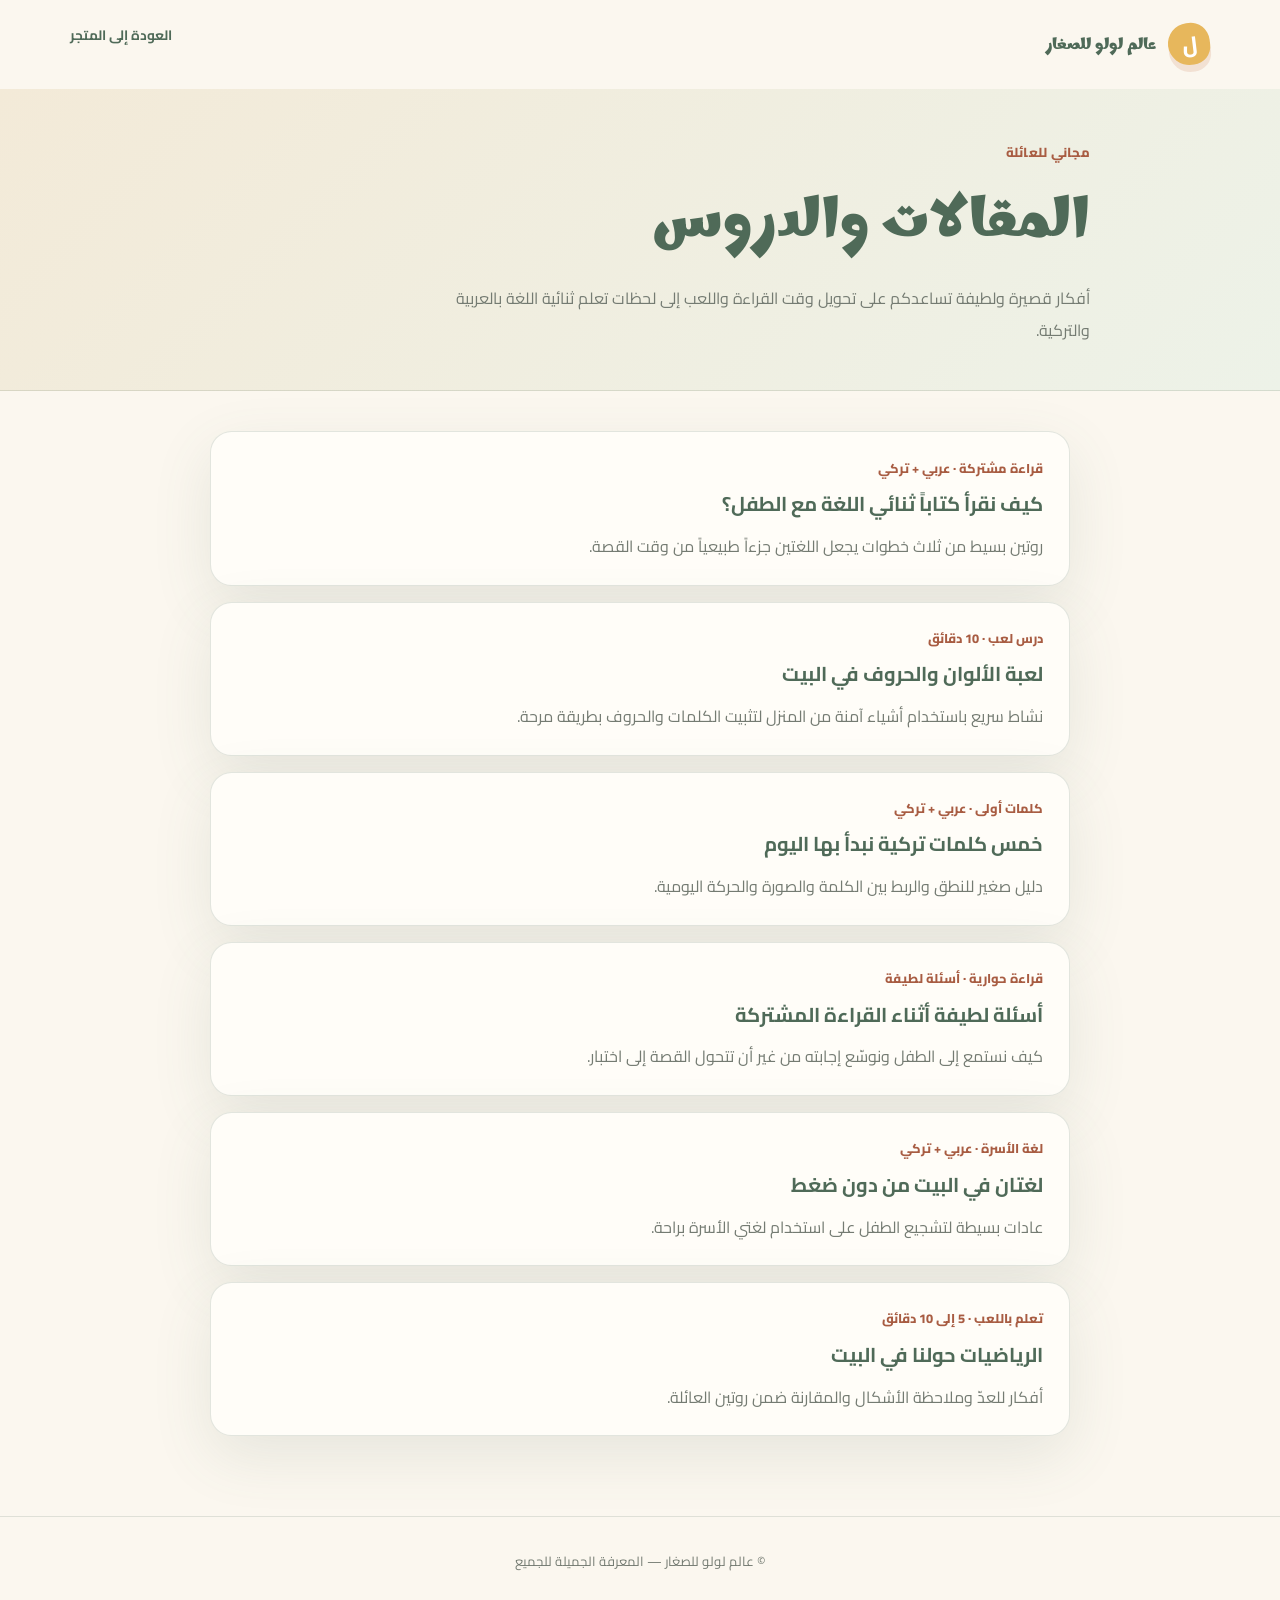
<file: static/articles/index.html>
<!doctype html>
<html lang="ar" dir="rtl">
<head><meta charset="utf-8"><meta name="viewport" content="width=device-width, initial-scale=1"><title>المقالات المجانية | عالم لولو للصغار</title><link rel="stylesheet" href="../styles.css"></head>
<body class="article-page">
  <nav class="site-nav"><a href="/" class="logo-mark"><span class="logo-dot">ل</span><span class="brand-font">عالم لولو للصغار</span></a><a href="/" class="back-link">العودة إلى المتجر</a></nav>
  <header class="article-hero"><div class="article-hero-inner"><div class="eyebrow">مجاني للعائلة</div><h1>المقالات والدروس</h1><p>أفكار قصيرة ولطيفة تساعدكم على تحويل وقت القراءة واللعب إلى لحظات تعلم ثنائية اللغة بالعربية والتركية.</p></div></header>
  <main class="article-list">
    <a class="soft-paper article-card" href="reading-bilingual.html"><div class="article-meta">قراءة مشتركة · عربي + تركي</div><h2>كيف نقرأ كتاباً ثنائي اللغة مع الطفل؟</h2><p>روتين بسيط من ثلاث خطوات يجعل اللغتين جزءاً طبيعياً من وقت القصة.</p></a>
    <a class="soft-paper article-card" href="colors-and-letters.html"><div class="article-meta">درس لعب · 10 دقائق</div><h2>لعبة الألوان والحروف في البيت</h2><p>نشاط سريع باستخدام أشياء آمنة من المنزل لتثبيت الكلمات والحروف بطريقة مرحة.</p></a>
    <a class="soft-paper article-card" href="first-turkish-words.html"><div class="article-meta">كلمات أولى · عربي + تركي</div><h2>خمس كلمات تركية نبدأ بها اليوم</h2><p>دليل صغير للنطق والربط بين الكلمة والصورة والحركة اليومية.</p></a>
    <a class="soft-paper article-card" href="reading-together.html"><div class="article-meta">قراءة حوارية · أسئلة لطيفة</div><h2>أسئلة لطيفة أثناء القراءة المشتركة</h2><p>كيف نستمع إلى الطفل ونوسّع إجابته من غير أن تتحول القصة إلى اختبار.</p></a>
    <a class="soft-paper article-card" href="two-languages-at-home.html"><div class="article-meta">لغة الأسرة · عربي + تركي</div><h2>لغتان في البيت من دون ضغط</h2><p>عادات بسيطة لتشجيع الطفل على استخدام لغتي الأسرة براحة.</p></a>
    <a class="soft-paper article-card" href="math-in-everyday-life.html"><div class="article-meta">تعلم باللعب · 5 إلى 10 دقائق</div><h2>الرياضيات حولنا في البيت</h2><p>أفكار للعدّ وملاحظة الأشكال والمقارنة ضمن روتين العائلة.</p></a>
  </main>
  <footer class="site-footer">© عالم لولو للصغار — المعرفة الجميلة للجميع</footer>
</body>
</html>
</file>
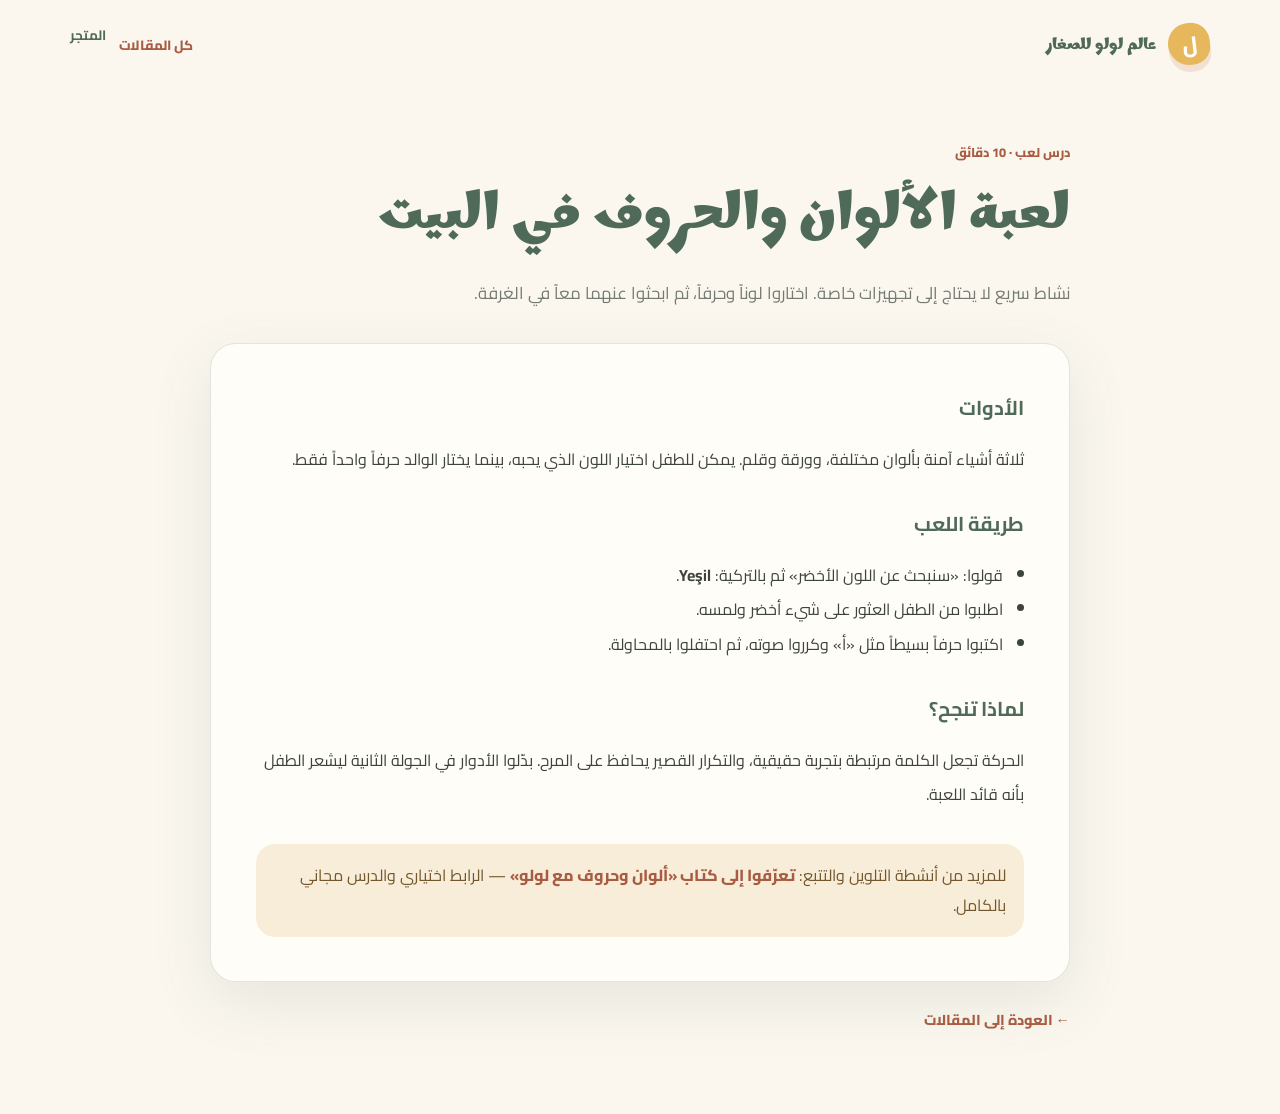
<file: static/articles/colors-and-letters.html>
<!doctype html>
<html lang="ar" dir="rtl">
<head><meta charset="utf-8"><meta name="viewport" content="width=device-width, initial-scale=1"><title>لعبة الألوان والحروف | عالم لولو</title><link rel="stylesheet" href="../styles.css"></head>
<body class="article-page">
  <nav class="site-nav"><a href="/" class="logo-mark"><span class="logo-dot">ل</span><span class="brand-font">عالم لولو للصغار</span></a><div class="nav-links"><a href="index.html" class="articles-link">كل المقالات</a><a href="/" class="back-link">المتجر</a></div></nav>
  <main class="article-reader"><div class="article-meta">درس لعب · 10 دقائق</div><h1>لعبة الألوان والحروف في البيت</h1><p class="lead">نشاط سريع لا يحتاج إلى تجهيزات خاصة. اختاروا لوناً وحرفاً، ثم ابحثوا عنهما معاً في الغرفة.</p>
    <article class="soft-paper article-body">
      <h2>الأدوات</h2><p>ثلاثة أشياء آمنة بألوان مختلفة، وورقة وقلم. يمكن للطفل اختيار اللون الذي يحبه، بينما يختار الوالد حرفاً واحداً فقط.</p>
      <h2>طريقة اللعب</h2><ul><li>قولوا: «سنبحث عن اللون الأخضر» ثم بالتركية: <strong>Yeşil</strong>.</li><li>اطلبوا من الطفل العثور على شيء أخضر ولمسه.</li><li>اكتبوا حرفاً بسيطاً مثل «أ» وكرروا صوته، ثم احتفلوا بالمحاولة.</li></ul>
      <h2>لماذا تنجح؟</h2><p>الحركة تجعل الكلمة مرتبطة بتجربة حقيقية، والتكرار القصير يحافظ على المرح. بدّلوا الأدوار في الجولة الثانية ليشعر الطفل بأنه قائد اللعبة.</p>
      <div class="related-product">للمزيد من أنشطة التلوين والتتبع: <a href="/product/1">تعرّفوا إلى كتاب «ألوان وحروف مع لولو»</a> — الرابط اختياري والدرس مجاني بالكامل.</div>
    </article>
    <a href="index.html" class="text-link" style="margin-top:1.5rem;">← العودة إلى المقالات</a>
  </main>
</body>
</html>
</file>
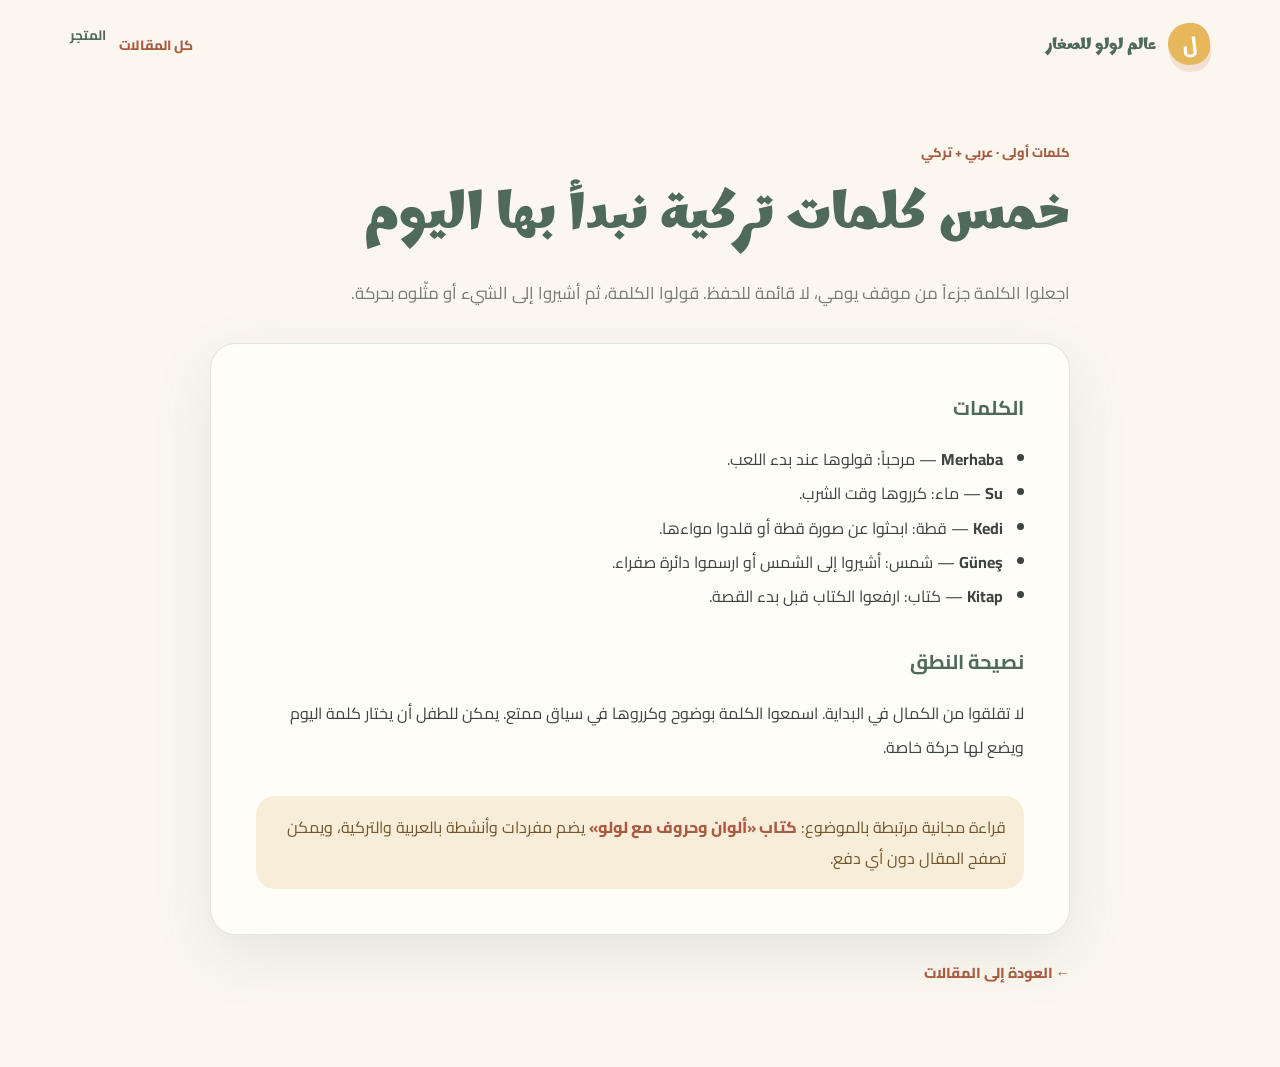
<file: static/articles/first-turkish-words.html>
<!doctype html>
<html lang="ar" dir="rtl">
<head><meta charset="utf-8"><meta name="viewport" content="width=device-width, initial-scale=1"><title>خمس كلمات تركية أولى | عالم لولو</title><link rel="stylesheet" href="../styles.css"></head>
<body class="article-page">
  <nav class="site-nav"><a href="/" class="logo-mark"><span class="logo-dot">ل</span><span class="brand-font">عالم لولو للصغار</span></a><div class="nav-links"><a href="index.html" class="articles-link">كل المقالات</a><a href="/" class="back-link">المتجر</a></div></nav>
  <main class="article-reader"><div class="article-meta">كلمات أولى · عربي + تركي</div><h1>خمس كلمات تركية نبدأ بها اليوم</h1><p class="lead">اجعلوا الكلمة جزءاً من موقف يومي، لا قائمة للحفظ. قولوا الكلمة، ثم أشيروا إلى الشيء أو مثّلوه بحركة.</p>
    <article class="soft-paper article-body">
      <h2>الكلمات</h2><ul><li><strong>Merhaba</strong> — مرحباً: قولوها عند بدء اللعب.</li><li><strong>Su</strong> — ماء: كرروها وقت الشرب.</li><li><strong>Kedi</strong> — قطة: ابحثوا عن صورة قطة أو قلدوا مواءها.</li><li><strong>Güneş</strong> — شمس: أشيروا إلى الشمس أو ارسموا دائرة صفراء.</li><li><strong>Kitap</strong> — كتاب: ارفعوا الكتاب قبل بدء القصة.</li></ul>
      <h2>نصيحة النطق</h2><p>لا تقلقوا من الكمال في البداية. اسمعوا الكلمة بوضوح وكرروها في سياق ممتع. يمكن للطفل أن يختار كلمة اليوم ويضع لها حركة خاصة.</p>
      <div class="related-product">قراءة مجانية مرتبطة بالموضوع: <a href="/product/1">كتاب «ألوان وحروف مع لولو»</a> يضم مفردات وأنشطة بالعربية والتركية، ويمكن تصفح المقال دون أي دفع.</div>
    </article>
    <a href="index.html" class="text-link" style="margin-top:1.5rem;">← العودة إلى المقالات</a>
  </main>
</body>
</html>
</file>
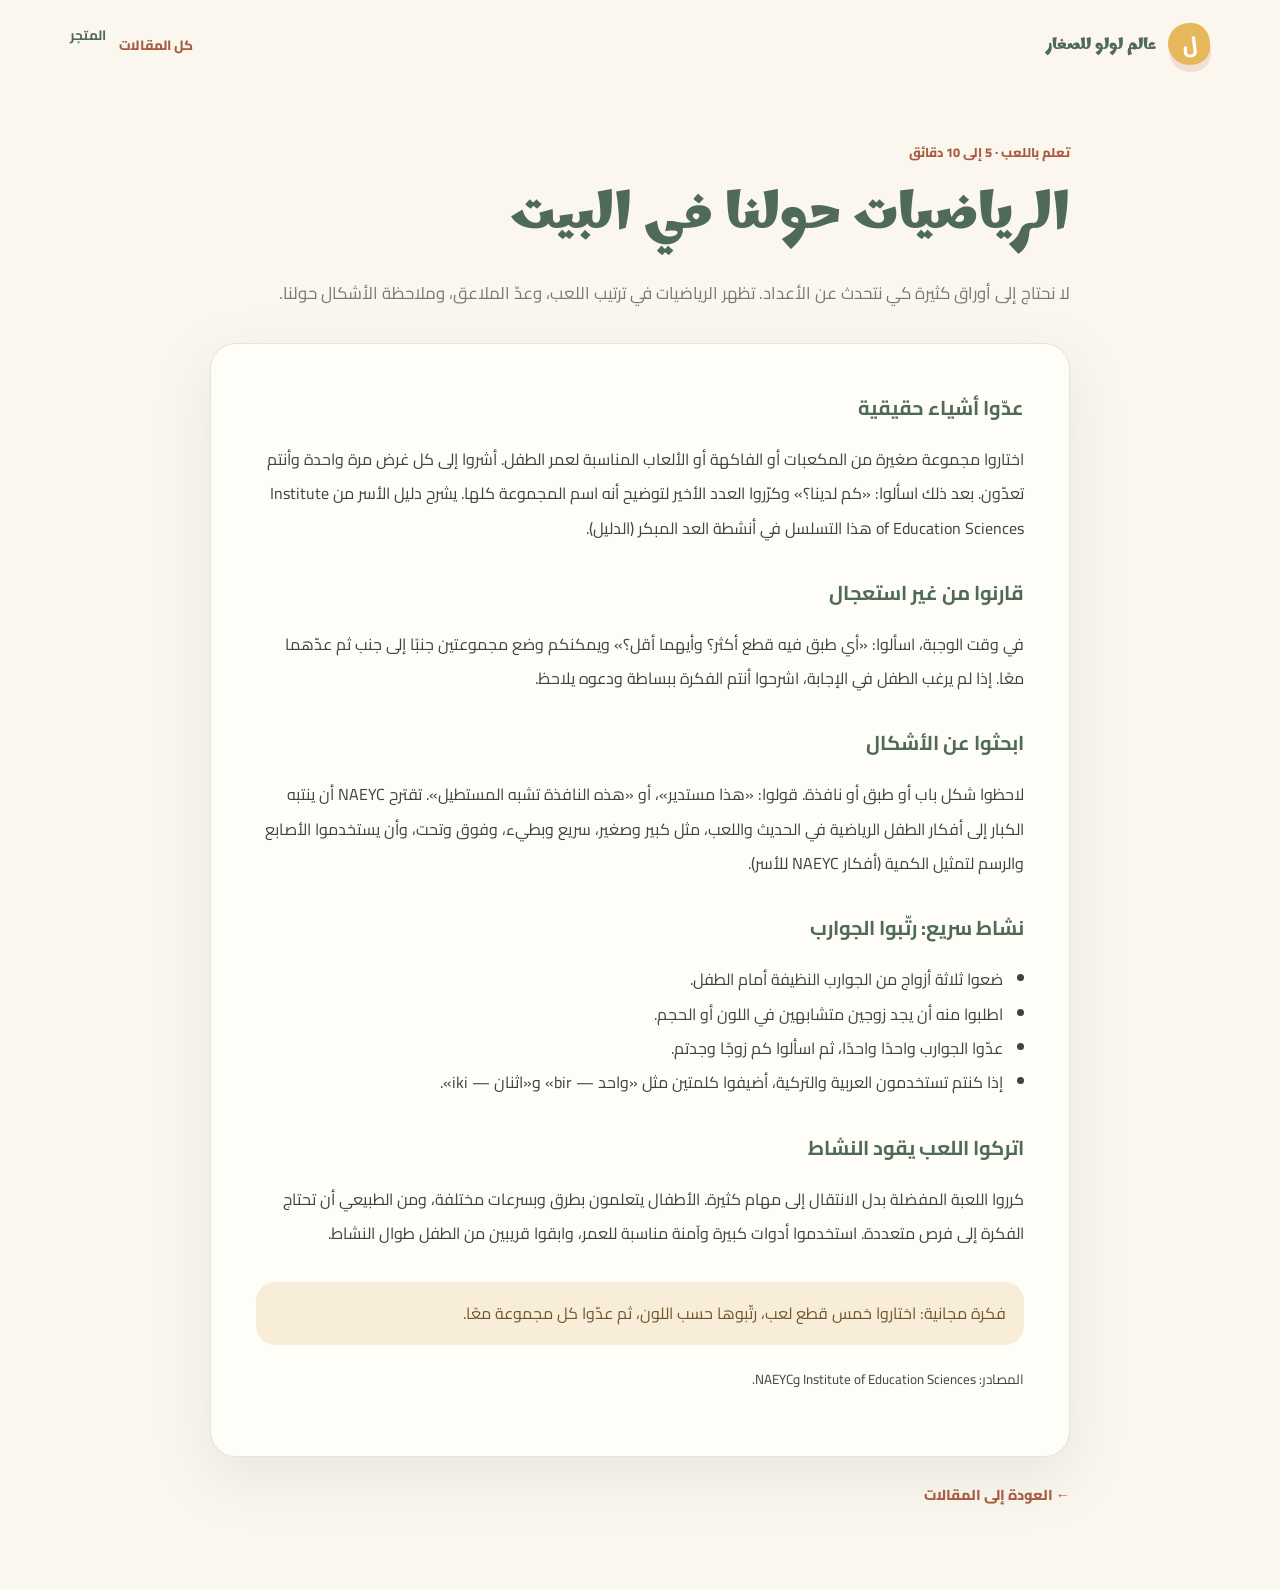
<file: static/articles/math-in-everyday-life.html>
<!doctype html>
<html lang="ar" dir="rtl">
<head><meta charset="utf-8"><meta name="viewport" content="width=device-width, initial-scale=1"><title>الرياضيات حولنا في البيت | عالم لولو</title><meta name="description" content="ألعاب عدّ وأشكال بسيطة يمكن دمجها في روتين العائلة اليومي."><link rel="stylesheet" href="../styles.css"></head>
<body class="article-page">
  <nav class="site-nav"><a href="/" class="logo-mark"><span class="logo-dot">ل</span><span class="brand-font">عالم لولو للصغار</span></a><div class="nav-links"><a href="index.html" class="articles-link">كل المقالات</a><a href="/" class="back-link">المتجر</a></div></nav>
  <main class="article-reader"><div class="article-meta">تعلم باللعب · 5 إلى 10 دقائق</div><h1>الرياضيات حولنا في البيت</h1><p class="lead">لا نحتاج إلى أوراق كثيرة كي نتحدث عن الأعداد. تظهر الرياضيات في ترتيب اللعب، وعدّ الملاعق، وملاحظة الأشكال حولنا.</p>
    <article class="soft-paper article-body">
      <h2>عدّوا أشياء حقيقية</h2><p>اختاروا مجموعة صغيرة من المكعبات أو الفاكهة أو الألعاب المناسبة لعمر الطفل. أشروا إلى كل غرض مرة واحدة وأنتم تعدّون. بعد ذلك اسألوا: «كم لدينا؟» وكرّروا العدد الأخير لتوضيح أنه اسم المجموعة كلها. يشرح دليل الأسر من Institute of Education Sciences هذا التسلسل في أنشطة العد المبكر <a href="https://ies.ed.gov/use-work/resource-library/resource/other-resource/teaching-math-young-children-families-and-caregivers" target="_blank" rel="noopener">(الدليل)</a>.</p>
      <h2>قارنوا من غير استعجال</h2><p>في وقت الوجبة، اسألوا: «أي طبق فيه قطع أكثر؟ وأيهما أقل؟» ويمكنكم وضع مجموعتين جنبًا إلى جنب ثم عدّهما معًا. إذا لم يرغب الطفل في الإجابة، اشرحوا أنتم الفكرة ببساطة ودعوه يلاحظ.</p>
      <h2>ابحثوا عن الأشكال</h2><p>لاحظوا شكل باب أو طبق أو نافذة. قولوا: «هذا مستدير»، أو «هذه النافذة تشبه المستطيل». تقترح NAEYC أن ينتبه الكبار إلى أفكار الطفل الرياضية في الحديث واللعب، مثل كبير وصغير، سريع وبطيء، وفوق وتحت، وأن يستخدموا الأصابع والرسم لتمثيل الكمية <a href="https://www.naeyc.org/our-work/families/help-child-see-math" target="_blank" rel="noopener">(أفكار NAEYC للأسر)</a>.</p>
      <h2>نشاط سريع: رتّبوا الجوارب</h2><ul><li>ضعوا ثلاثة أزواج من الجوارب النظيفة أمام الطفل.</li><li>اطلبوا منه أن يجد زوجين متشابهين في اللون أو الحجم.</li><li>عدّوا الجوارب واحدًا واحدًا، ثم اسألوا كم زوجًا وجدتم.</li><li>إذا كنتم تستخدمون العربية والتركية، أضيفوا كلمتين مثل «واحد — bir» و«اثنان — iki».</li></ul>
      <h2>اتركوا اللعب يقود النشاط</h2><p>كرروا اللعبة المفضلة بدل الانتقال إلى مهام كثيرة. الأطفال يتعلمون بطرق وبسرعات مختلفة، ومن الطبيعي أن تحتاج الفكرة إلى فرص متعددة. استخدموا أدوات كبيرة وآمنة مناسبة للعمر، وابقوا قريبين من الطفل طوال النشاط.</p>
      <div class="related-product">فكرة مجانية: اختاروا خمس قطع لعب، رتّبوها حسب اللون، ثم عدّوا كل مجموعة معًا.</div>
      <p><small>المصادر: <a href="https://ies.ed.gov/use-work/resource-library/resource/other-resource/teaching-math-young-children-families-and-caregivers" target="_blank" rel="noopener">Institute of Education Sciences</a> و<a href="https://www.naeyc.org/our-work/families/help-child-see-math" target="_blank" rel="noopener">NAEYC</a>.</small></p>
    </article>
    <a href="index.html" class="text-link" style="margin-top:1.5rem;">← العودة إلى المقالات</a>
  </main>
</body>
</html>
</file>
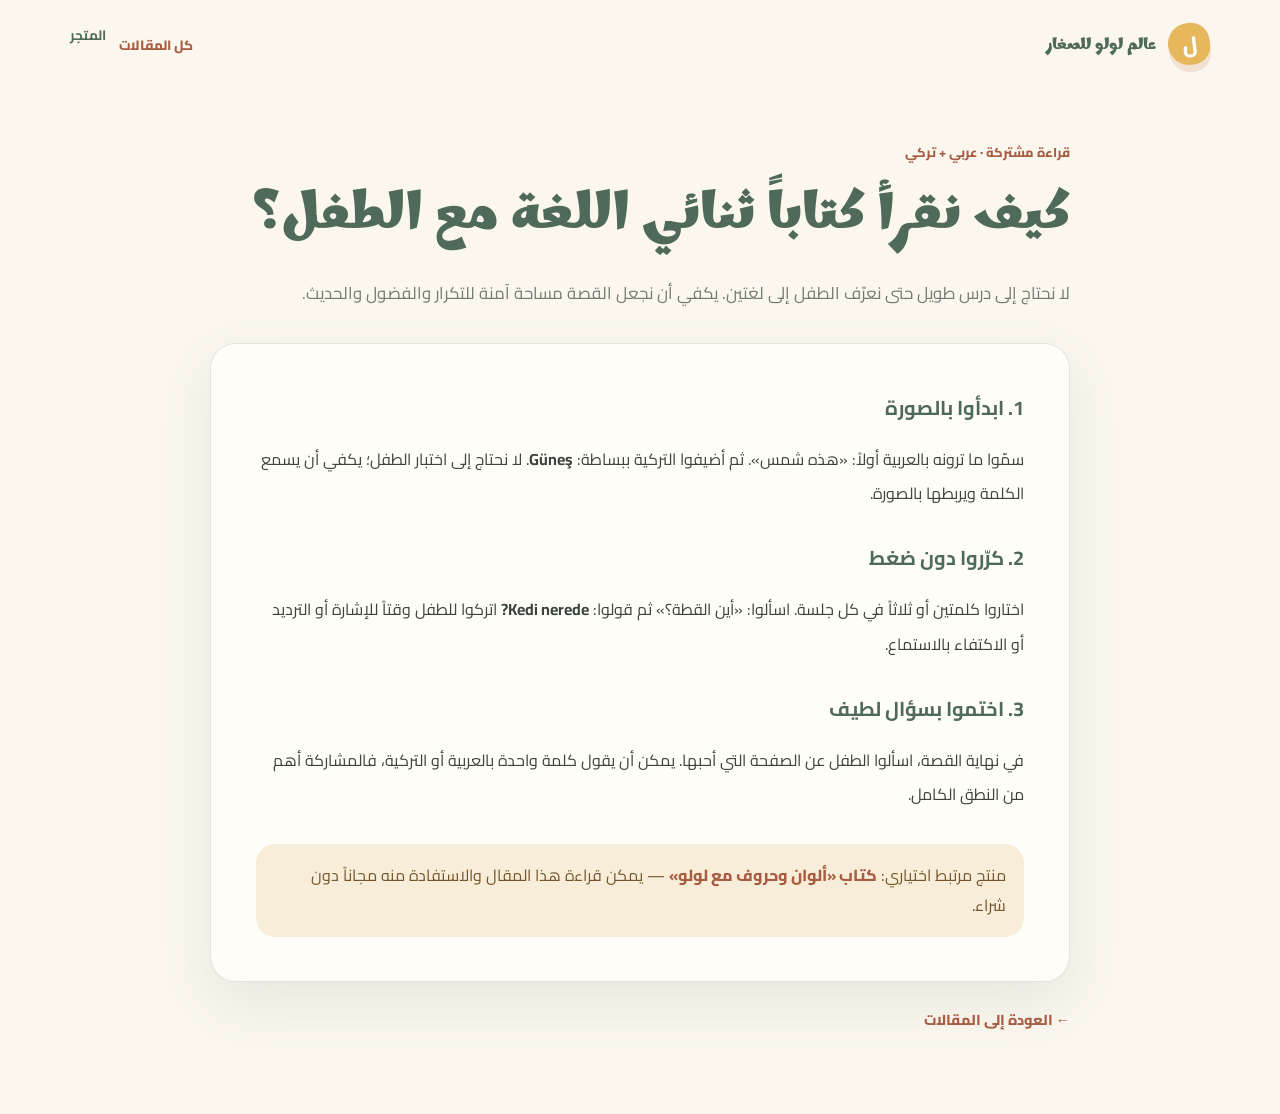
<file: static/articles/reading-bilingual.html>
<!doctype html>
<html lang="ar" dir="rtl">
<head><meta charset="utf-8"><meta name="viewport" content="width=device-width, initial-scale=1"><title>كيف نقرأ كتاباً ثنائي اللغة؟ | عالم لولو</title><link rel="stylesheet" href="../styles.css"></head>
<body class="article-page">
  <nav class="site-nav"><a href="/" class="logo-mark"><span class="logo-dot">ل</span><span class="brand-font">عالم لولو للصغار</span></a><div class="nav-links"><a href="index.html" class="articles-link">كل المقالات</a><a href="/" class="back-link">المتجر</a></div></nav>
  <main class="article-reader"><div class="article-meta">قراءة مشتركة · عربي + تركي</div><h1>كيف نقرأ كتاباً ثنائي اللغة مع الطفل؟</h1><p class="lead">لا نحتاج إلى درس طويل حتى نعرّف الطفل إلى لغتين. يكفي أن نجعل القصة مساحة آمنة للتكرار والفضول والحديث.</p>
    <article class="soft-paper article-body">
      <h2>1. ابدأوا بالصورة</h2><p>سمّوا ما ترونه بالعربية أولاً: «هذه شمس». ثم أضيفوا التركية ببساطة: <strong>Güneş</strong>. لا نحتاج إلى اختبار الطفل؛ يكفي أن يسمع الكلمة ويربطها بالصورة.</p>
      <h2>2. كرّروا دون ضغط</h2><p>اختاروا كلمتين أو ثلاثاً في كل جلسة. اسألوا: «أين القطة؟» ثم قولوا: <strong>Kedi nerede?</strong> اتركوا للطفل وقتاً للإشارة أو الترديد أو الاكتفاء بالاستماع.</p>
      <h2>3. اختموا بسؤال لطيف</h2><p>في نهاية القصة، اسألوا الطفل عن الصفحة التي أحبها. يمكن أن يقول كلمة واحدة بالعربية أو التركية، فالمشاركة أهم من النطق الكامل.</p>
      <div class="related-product">منتج مرتبط اختياري: <a href="/product/1">كتاب «ألوان وحروف مع لولو»</a> — يمكن قراءة هذا المقال والاستفادة منه مجاناً دون شراء.</div>
    </article>
    <a href="index.html" class="text-link" style="margin-top:1.5rem;">← العودة إلى المقالات</a>
  </main>
</body>
</html>
</file>
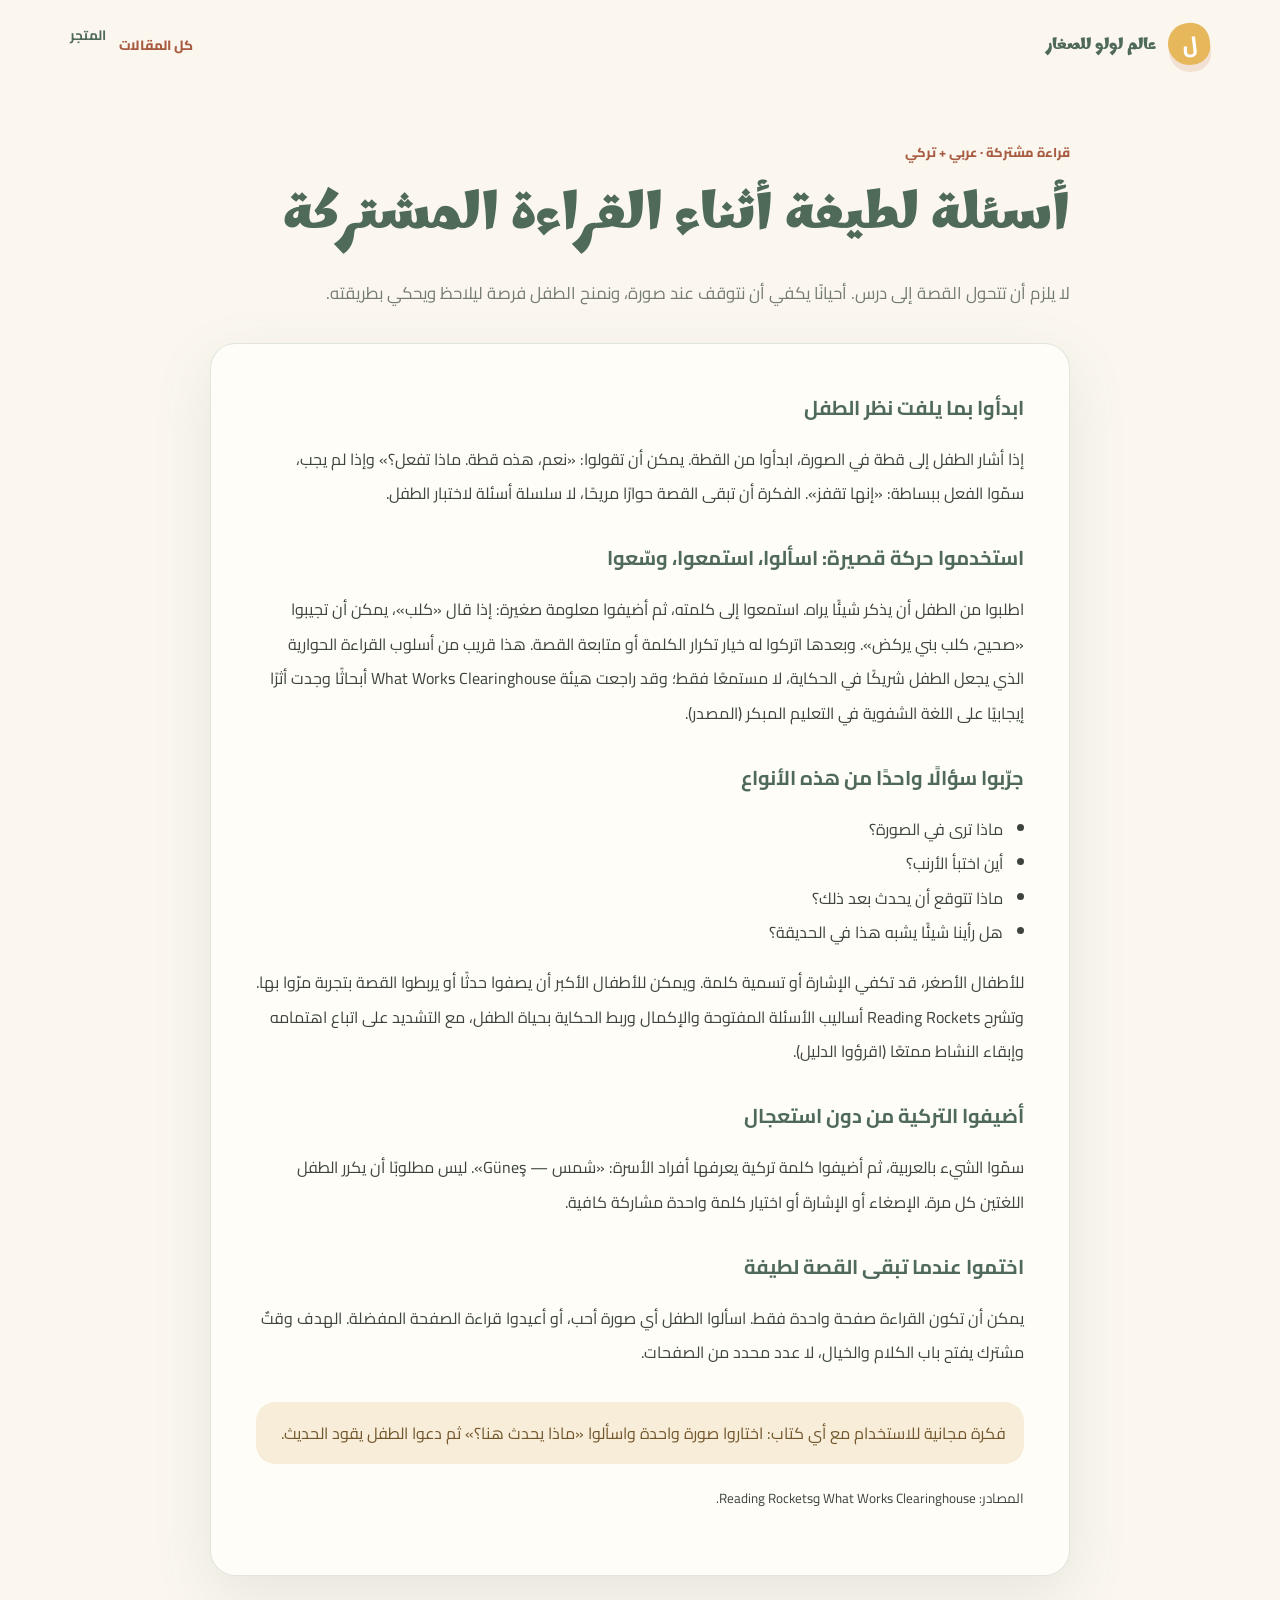
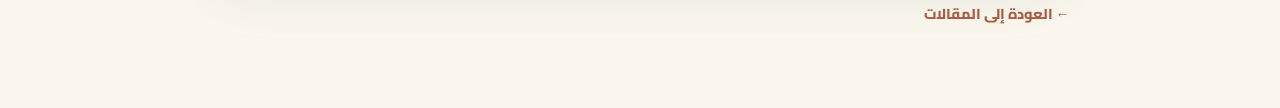
<file: static/articles/reading-together.html>
<!doctype html>
<html lang="ar" dir="rtl">
<head><meta charset="utf-8"><meta name="viewport" content="width=device-width, initial-scale=1"><title>أسئلة لطيفة أثناء القراءة المشتركة | عالم لولو</title><meta name="description" content="أفكار بسيطة لقراءة القصص مع الطفل بأسئلة مفتوحة وتشجيع بلا ضغط."><link rel="stylesheet" href="../styles.css"></head>
<body class="article-page">
  <nav class="site-nav"><a href="/" class="logo-mark"><span class="logo-dot">ل</span><span class="brand-font">عالم لولو للصغار</span></a><div class="nav-links"><a href="index.html" class="articles-link">كل المقالات</a><a href="/" class="back-link">المتجر</a></div></nav>
  <main class="article-reader"><div class="article-meta">قراءة مشتركة · عربي + تركي</div><h1>أسئلة لطيفة أثناء القراءة المشتركة</h1><p class="lead">لا يلزم أن تتحول القصة إلى درس. أحيانًا يكفي أن نتوقف عند صورة، ونمنح الطفل فرصة ليلاحظ ويحكي بطريقته.</p>
    <article class="soft-paper article-body">
      <h2>ابدأوا بما يلفت نظر الطفل</h2><p>إذا أشار الطفل إلى قطة في الصورة، ابدأوا من القطة. يمكن أن تقولوا: «نعم، هذه قطة. ماذا تفعل؟» وإذا لم يجب، سمّوا الفعل ببساطة: «إنها تقفز». الفكرة أن تبقى القصة حوارًا مريحًا، لا سلسلة أسئلة لاختبار الطفل.</p>
      <h2>استخدموا حركة قصيرة: اسألوا، استمعوا، وسّعوا</h2><p>اطلبوا من الطفل أن يذكر شيئًا يراه. استمعوا إلى كلمته، ثم أضيفوا معلومة صغيرة: إذا قال «كلب»، يمكن أن تجيبوا «صحيح، كلب بني يركض». وبعدها اتركوا له خيار تكرار الكلمة أو متابعة القصة. هذا قريب من أسلوب القراءة الحوارية الذي يجعل الطفل شريكًا في الحكاية، لا مستمعًا فقط؛ وقد راجعت هيئة What Works Clearinghouse أبحاثًا وجدت أثرًا إيجابيًا على اللغة الشفوية في التعليم المبكر <a href="https://ies.ed.gov/ncee/wwc/Intervention/271" target="_blank" rel="noopener">(المصدر)</a>.</p>
      <h2>جرّبوا سؤالًا واحدًا من هذه الأنواع</h2><ul><li>ماذا ترى في الصورة؟</li><li>أين اختبأ الأرنب؟</li><li>ماذا تتوقع أن يحدث بعد ذلك؟</li><li>هل رأينا شيئًا يشبه هذا في الحديقة؟</li></ul><p>للأطفال الأصغر، قد تكفي الإشارة أو تسمية كلمة. ويمكن للأطفال الأكبر أن يصفوا حدثًا أو يربطوا القصة بتجربة مرّوا بها. وتشرح Reading Rockets أساليب الأسئلة المفتوحة والإكمال وربط الحكاية بحياة الطفل، مع التشديد على اتباع اهتمامه وإبقاء النشاط ممتعًا <a href="https://www.readingrockets.org/topics/early-literacy-development/articles/dialogic-reading-effective-way-read-aloud-young-children" target="_blank" rel="noopener">(اقرؤوا الدليل)</a>.</p>
      <h2>أضيفوا التركية من دون استعجال</h2><p>سمّوا الشيء بالعربية، ثم أضيفوا كلمة تركية يعرفها أفراد الأسرة: «شمس — Güneş». ليس مطلوبًا أن يكرر الطفل اللغتين كل مرة. الإصغاء أو الإشارة أو اختيار كلمة واحدة مشاركة كافية.</p>
      <h2>اختموا عندما تبقى القصة لطيفة</h2><p>يمكن أن تكون القراءة صفحة واحدة فقط. اسألوا الطفل أي صورة أحب، أو أعيدوا قراءة الصفحة المفضلة. الهدف وقتٌ مشترك يفتح باب الكلام والخيال، لا عدد محدد من الصفحات.</p>
      <div class="related-product">فكرة مجانية للاستخدام مع أي كتاب: اختاروا صورة واحدة واسألوا «ماذا يحدث هنا؟» ثم دعوا الطفل يقود الحديث.</div>
      <p><small>المصادر: <a href="https://ies.ed.gov/ncee/wwc/Intervention/271" target="_blank" rel="noopener">What Works Clearinghouse</a> و<a href="https://www.readingrockets.org/topics/early-literacy-development/articles/dialogic-reading-effective-way-read-aloud-young-children" target="_blank" rel="noopener">Reading Rockets</a>.</small></p>
    </article>
    <a href="index.html" class="text-link" style="margin-top:1.5rem;">← العودة إلى المقالات</a>
  </main>
</body>
</html>
</file>
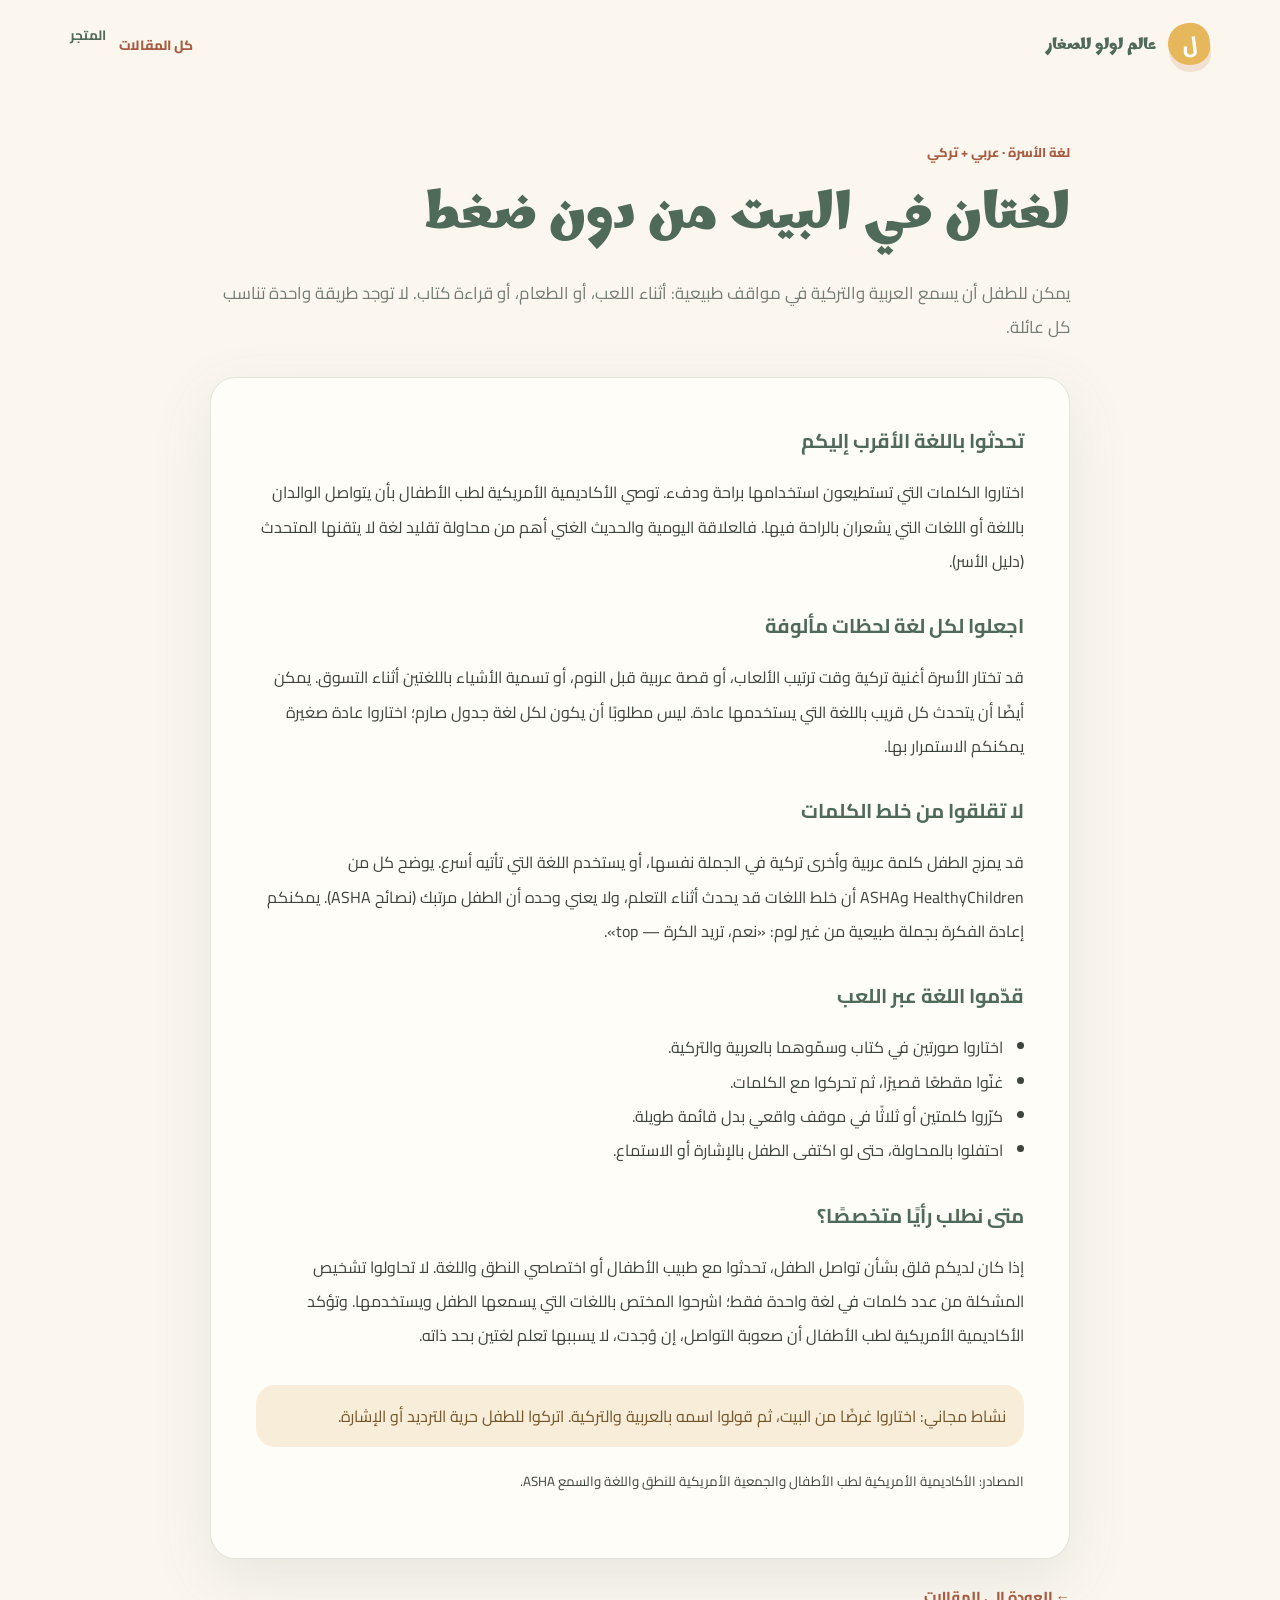
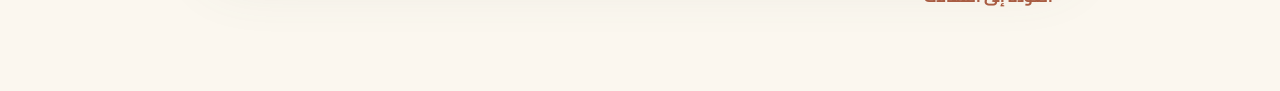
<file: static/articles/two-languages-at-home.html>
<!doctype html>
<html lang="ar" dir="rtl">
<head><meta charset="utf-8"><meta name="viewport" content="width=device-width, initial-scale=1"><title>لغتان في البيت من دون ضغط | عالم لولو</title><meta name="description" content="خطوات يومية لتشجيع الطفل على استخدام العربية والتركية مع احترام إيقاعه."><link rel="stylesheet" href="../styles.css"></head>
<body class="article-page">
  <nav class="site-nav"><a href="/" class="logo-mark"><span class="logo-dot">ل</span><span class="brand-font">عالم لولو للصغار</span></a><div class="nav-links"><a href="index.html" class="articles-link">كل المقالات</a><a href="/" class="back-link">المتجر</a></div></nav>
  <main class="article-reader"><div class="article-meta">لغة الأسرة · عربي + تركي</div><h1>لغتان في البيت من دون ضغط</h1><p class="lead">يمكن للطفل أن يسمع العربية والتركية في مواقف طبيعية: أثناء اللعب، أو الطعام، أو قراءة كتاب. لا توجد طريقة واحدة تناسب كل عائلة.</p>
    <article class="soft-paper article-body">
      <h2>تحدثوا باللغة الأقرب إليكم</h2><p>اختاروا الكلمات التي تستطيعون استخدامها براحة ودفء. توصي الأكاديمية الأمريكية لطب الأطفال بأن يتواصل الوالدان باللغة أو اللغات التي يشعران بالراحة فيها. فالعلاقة اليومية والحديث الغني أهم من محاولة تقليد لغة لا يتقنها المتحدث <a href="https://www.healthychildren.org/English/ages-stages/gradeschool/school/Pages/7-Myths-Facts-Bilingual-Children-Learning-Language.aspx" target="_blank" rel="noopener">(دليل الأسر)</a>.</p>
      <h2>اجعلوا لكل لغة لحظات مألوفة</h2><p>قد تختار الأسرة أغنية تركية وقت ترتيب الألعاب، أو قصة عربية قبل النوم، أو تسمية الأشياء باللغتين أثناء التسوق. يمكن أيضًا أن يتحدث كل قريب باللغة التي يستخدمها عادة. ليس مطلوبًا أن يكون لكل لغة جدول صارم؛ اختاروا عادة صغيرة يمكنكم الاستمرار بها.</p>
      <h2>لا تقلقوا من خلط الكلمات</h2><p>قد يمزج الطفل كلمة عربية وأخرى تركية في الجملة نفسها، أو يستخدم اللغة التي تأتيه أسرع. يوضح كل من HealthyChildren وASHA أن خلط اللغات قد يحدث أثناء التعلم، ولا يعني وحده أن الطفل مرتبك <a href="https://helpingyoucommunicate.org/article/learning-more-than-one-language" target="_blank" rel="noopener">(نصائح ASHA)</a>. يمكنكم إعادة الفكرة بجملة طبيعية من غير لوم: «نعم، تريد الكرة — top».</p>
      <h2>قدّموا اللغة عبر اللعب</h2><ul><li>اختاروا صورتين في كتاب وسمّوهما بالعربية والتركية.</li><li>غنّوا مقطعًا قصيرًا، ثم تحركوا مع الكلمات.</li><li>كرّروا كلمتين أو ثلاثًا في موقف واقعي بدل قائمة طويلة.</li><li>احتفلوا بالمحاولة، حتى لو اكتفى الطفل بالإشارة أو الاستماع.</li></ul>
      <h2>متى نطلب رأيًا متخصصًا؟</h2><p>إذا كان لديكم قلق بشأن تواصل الطفل، تحدثوا مع طبيب الأطفال أو اختصاصي النطق واللغة. لا تحاولوا تشخيص المشكلة من عدد كلمات في لغة واحدة فقط؛ اشرحوا المختص باللغات التي يسمعها الطفل ويستخدمها. وتؤكد الأكاديمية الأمريكية لطب الأطفال أن صعوبة التواصل، إن وُجدت، لا يسببها تعلم لغتين بحد ذاته.</p>
      <div class="related-product">نشاط مجاني: اختاروا غرضًا من البيت، ثم قولوا اسمه بالعربية والتركية. اتركوا للطفل حرية الترديد أو الإشارة.</div>
      <p><small>المصادر: <a href="https://www.healthychildren.org/English/ages-stages/gradeschool/school/Pages/7-Myths-Facts-Bilingual-Children-Learning-Language.aspx" target="_blank" rel="noopener">الأكاديمية الأمريكية لطب الأطفال</a> و<a href="https://helpingyoucommunicate.org/article/learning-more-than-one-language" target="_blank" rel="noopener">الجمعية الأمريكية للنطق واللغة والسمع ASHA</a>.</small></p>
    </article>
    <a href="index.html" class="text-link" style="margin-top:1.5rem;">← العودة إلى المقالات</a>
  </main>
</body>
</html>
</file>
<file: static/styles.css>
@import url('https://fonts.googleapis.com/css2?family=Cairo:wght@400;500;600;700;800&family=Marhey:wght@400;500;600;700&display=swap');

:root {
  --cream: #fbf7ef;
  --paper: #fffdf8;
  --sage: #829884;
  --sage-deep: #4f6a58;
  --terracotta: #c97855;
  --terracotta-deep: #a85c42;
  --honey: #e7b75c;
  --ink: #3d443d;
  --muted: #747b72;
  --line: rgba(79, 106, 88, .16);
  --shadow: 0 20px 60px rgba(79, 106, 88, .12);
}

* { box-sizing: border-box; }
html { scroll-behavior: smooth; }
body { margin: 0; background: var(--cream); color: var(--ink); font-family: Cairo, sans-serif; }
a { color: inherit; text-decoration: none; }
button, a { transition: .2s ease; }

.soft-paper { background: var(--paper); border: 1px solid var(--line); box-shadow: var(--shadow); }
.brand-font { font-family: Marhey, Cairo, sans-serif; }
.eyebrow { color: var(--terracotta-deep); font-size: .82rem; font-weight: 800; letter-spacing: .02em; }

.site-nav { position: relative; z-index: 2; display: flex; align-items: center; justify-content: space-between; gap: 1rem; max-width: 1180px; margin: auto; padding: 1.35rem 1.25rem; }
.logo-mark { display: inline-flex; align-items: center; gap: .7rem; color: var(--sage-deep); font-weight: 800; }
.logo-dot { display: grid; place-items: center; width: 2.65rem; height: 2.65rem; border-radius: 52% 48% 46% 54%; background: var(--honey); color: #fff; font-size: 1.35rem; transform: rotate(-7deg); box-shadow: 0 7px 0 rgba(199, 120, 85, .18); }
.admin-link { border: 1px solid rgba(79, 106, 88, .25); border-radius: 999px; padding: .55rem 1rem; color: var(--sage-deep); font-size: .82rem; font-weight: 700; }
.admin-link:hover { background: var(--sage-deep); color: #fff; }
.nav-links { display: flex; align-items: center; gap: .8rem; }
.articles-link { color: var(--terracotta-deep); font-size: .84rem; font-weight: 800; }
.articles-link:hover { color: var(--sage-deep); }

.hero { position: relative; overflow: hidden; min-height: 600px; background: #eee6d6; }
.hero::after { content: ''; position: absolute; inset: 0; pointer-events: none; background: linear-gradient(90deg, rgba(251,247,239,.02) 34%, rgba(251,247,239,.92) 78%, var(--cream) 100%); }
.hero-image { position: absolute; inset: 0; width: 100%; height: 100%; object-fit: cover; object-position: center; }
.hero-content { position: relative; z-index: 1; max-width: 1180px; min-height: 600px; margin: auto; padding: 6.25rem 1.25rem 5rem; display: flex; align-items: center; justify-content: flex-start; }
.hero-copy { max-width: 510px; margin-inline-start: auto; margin-inline-end: 1rem; }
.hero h1 { margin: .9rem 0 1.1rem; color: var(--sage-deep); font-size: clamp(2.35rem, 5vw, 4.4rem); line-height: 1.35; font-weight: 800; }
.hero p { max-width: 450px; color: #687368; font-size: 1.05rem; line-height: 2; }
.cta { display: inline-flex; align-items: center; justify-content: center; gap: .6rem; margin-top: 1.35rem; border-radius: 999px; padding: .9rem 1.4rem; background: var(--terracotta); color: #fff; font-weight: 800; box-shadow: 0 10px 24px rgba(201, 120, 85, .25); }
.cta:hover { background: var(--terracotta-deep); transform: translateY(-2px); }

.section { max-width: 1180px; margin: auto; padding: 4.6rem 1.25rem; }
.section-heading { display: flex; align-items: end; justify-content: space-between; gap: 1rem; margin-bottom: 2rem; }
.section-heading h2 { margin: .4rem 0 0; color: var(--sage-deep); font-family: Marhey, Cairo, sans-serif; font-size: clamp(1.65rem, 3vw, 2.35rem); }
.section-heading p { margin: .6rem 0 0; color: var(--muted); }
.product-grid { display: grid; grid-template-columns: repeat(auto-fit, minmax(250px, 1fr)); gap: 1.5rem; }
.product-card { overflow: hidden; border-radius: 1.6rem; background: var(--paper); border: 1px solid var(--line); box-shadow: 0 12px 34px rgba(79, 106, 88, .09); }
.product-card:hover { transform: translateY(-5px); box-shadow: var(--shadow); }
.product-image { display: block; width: 100%; aspect-ratio: 4 / 3; object-fit: cover; background: #f1eadc; }
.product-card-body { padding: 1.25rem 1.35rem 1.4rem; }
.product-meta { display: flex; align-items: start; justify-content: space-between; gap: .8rem; }
.product-card h3 { margin: 0; color: var(--sage-deep); font-size: 1.15rem; line-height: 1.7; }
.price { flex: none; border-radius: 999px; padding: .35rem .7rem; background: #f7e5bf; color: #9b6721; font-size: .82rem; font-weight: 800; }
.product-card p { min-height: 4.2rem; margin: .75rem 0 1.15rem; color: var(--muted); font-size: .86rem; line-height: 1.9; }
.payment-status { display: inline-block; margin-bottom: .85rem; border-radius: 999px; padding: .28rem .65rem; background: #f3ead8; color: #8f6a2b; font-size: .76rem; font-weight: 800; }
.text-link { display: inline-flex; align-items: center; gap: .35rem; color: var(--terracotta-deep); font-size: .9rem; font-weight: 800; }
.text-link:hover { color: var(--sage-deep); }

.site-footer { border-top: 1px solid var(--line); padding: 2rem 1.25rem; color: var(--muted); text-align: center; font-size: .82rem; }
.alert { margin-bottom: 1.5rem; border-radius: 1rem; padding: 1rem 1.15rem; background: #fae4d9; color: #8f4d38; }
.empty-state { border-radius: 1.5rem; padding: 3rem 1.5rem; text-align: center; }

.detail-shell { max-width: 1100px; margin: auto; padding: 3.2rem 1.25rem 5rem; }
.detail-card { display: grid; grid-template-columns: minmax(0, .95fr) minmax(0, 1.05fr); gap: 3.5rem; align-items: center; padding: clamp(1rem, 4vw, 3rem); border-radius: 2rem; }
.detail-image { width: 100%; max-height: 620px; border-radius: 1.4rem; object-fit: cover; }
.detail-copy h1 { margin: .7rem 0; color: var(--sage-deep); font-family: Marhey, Cairo, sans-serif; font-size: clamp(2rem, 4vw, 3.2rem); line-height: 1.55; }
.detail-copy .price-large { margin: 1.1rem 0; color: var(--terracotta-deep); font-size: 1.65rem; font-weight: 800; }
.detail-copy .description { color: var(--muted); line-height: 2.1; }
.detail-copy .cta { width: 100%; border: 0; cursor: pointer; font: inherit; }
.payment-pending { width: 100%; margin-top: 1.35rem; border: 1px solid rgba(143, 106, 43, .25); border-radius: 999px; padding: .9rem 1.4rem; background: #f3ead8; color: #8f6a2b; text-align: center; font-weight: 800; }
.download-link { display: block; margin-top: 1rem; color: var(--sage-deep); text-align: center; font-size: .88rem; font-weight: 800; }
.download-link:hover { color: var(--terracotta-deep); }
.back-link { display: inline-flex; margin-bottom: 1.25rem; color: var(--sage-deep); font-size: .85rem; font-weight: 700; }

.success-page { display: grid; min-height: 100vh; place-items: center; padding: 1.25rem; }
.success-card { width: min(100%, 580px); padding: clamp(2rem, 6vw, 4rem); border-radius: 2rem; text-align: center; }
.success-icon { display: grid; place-items: center; width: 5rem; height: 5rem; margin: 0 auto 1.5rem; border-radius: 50%; background: #e4efdf; color: var(--sage-deep); font-size: 2rem; }
.success-card h1 { margin: 0; color: var(--sage-deep); font-family: Marhey, Cairo, sans-serif; }
.success-card p { color: var(--muted); line-height: 2; }
.article-page { min-height: 100vh; }
.article-hero { padding: 3.2rem 1.25rem 2.8rem; background: linear-gradient(135deg, #f3ead8, #edf2e8); border-bottom: 1px solid var(--line); }
.article-hero-inner, .article-list, .article-reader { max-width: 900px; margin: auto; }
.article-hero h1 { margin: .6rem 0; color: var(--sage-deep); font-family: Marhey, Cairo, sans-serif; font-size: clamp(2rem, 5vw, 3.5rem); }
.article-hero p { max-width: 650px; margin: 0; color: var(--muted); line-height: 2; }
.article-list { display: grid; gap: 1rem; padding: 2.5rem 1.25rem 5rem; }
.article-card { display: block; padding: 1.45rem 1.6rem; border-radius: 1.35rem; }
.article-card:hover { border-color: rgba(201, 120, 85, .4); transform: translateY(-2px); }
.article-card h2 { margin: .35rem 0 .55rem; color: var(--sage-deep); font-size: 1.25rem; }
.article-card p { margin: 0; color: var(--muted); line-height: 1.9; }
.article-meta { color: var(--terracotta-deep); font-size: .8rem; font-weight: 800; }
.article-reader { padding: 3.2rem 1.25rem 5rem; }
.article-reader h1 { margin: .7rem 0 1.25rem; color: var(--sage-deep); font-family: Marhey, Cairo, sans-serif; font-size: clamp(2rem, 5vw, 3.3rem); line-height: 1.55; }
.article-reader .lead { color: var(--muted); font-size: 1.05rem; line-height: 2; }
.article-body { margin-top: 2rem; padding: clamp(1.4rem, 4vw, 2.8rem); border-radius: 1.6rem; }
.article-body h2 { margin: 1.8rem 0 .6rem; color: var(--sage-deep); font-size: 1.25rem; }
.article-body h2:first-child { margin-top: 0; }
.article-body p, .article-body li { color: var(--ink); line-height: 2.15; }
.article-body ul { padding-inline-start: 1.3rem; }
.related-product { margin-top: 2rem; border-radius: 1.2rem; padding: 1rem 1.15rem; background: #f7edd9; color: #73562b; line-height: 1.9; }
.related-product a { color: var(--terracotta-deep); font-weight: 800; }

@media (max-width: 760px) {
  .site-nav { align-items: flex-start; }
  .nav-links { flex-direction: column; align-items: flex-end; gap: .35rem; }
  .hero { min-height: 700px; }
  .hero::after { background: linear-gradient(180deg, rgba(251,247,239,0) 8%, rgba(251,247,239,.84) 55%, var(--cream) 92%); }
  .hero-image { object-position: 32% center; }
  .hero-content { min-height: 700px; align-items: end; padding-bottom: 3rem; }
  .hero-copy { margin: 0; }
  .hero h1 { font-size: 2.45rem; }
  .section-heading { display: block; }
  .detail-card { grid-template-columns: 1fr; gap: 2rem; }
}
</file>
